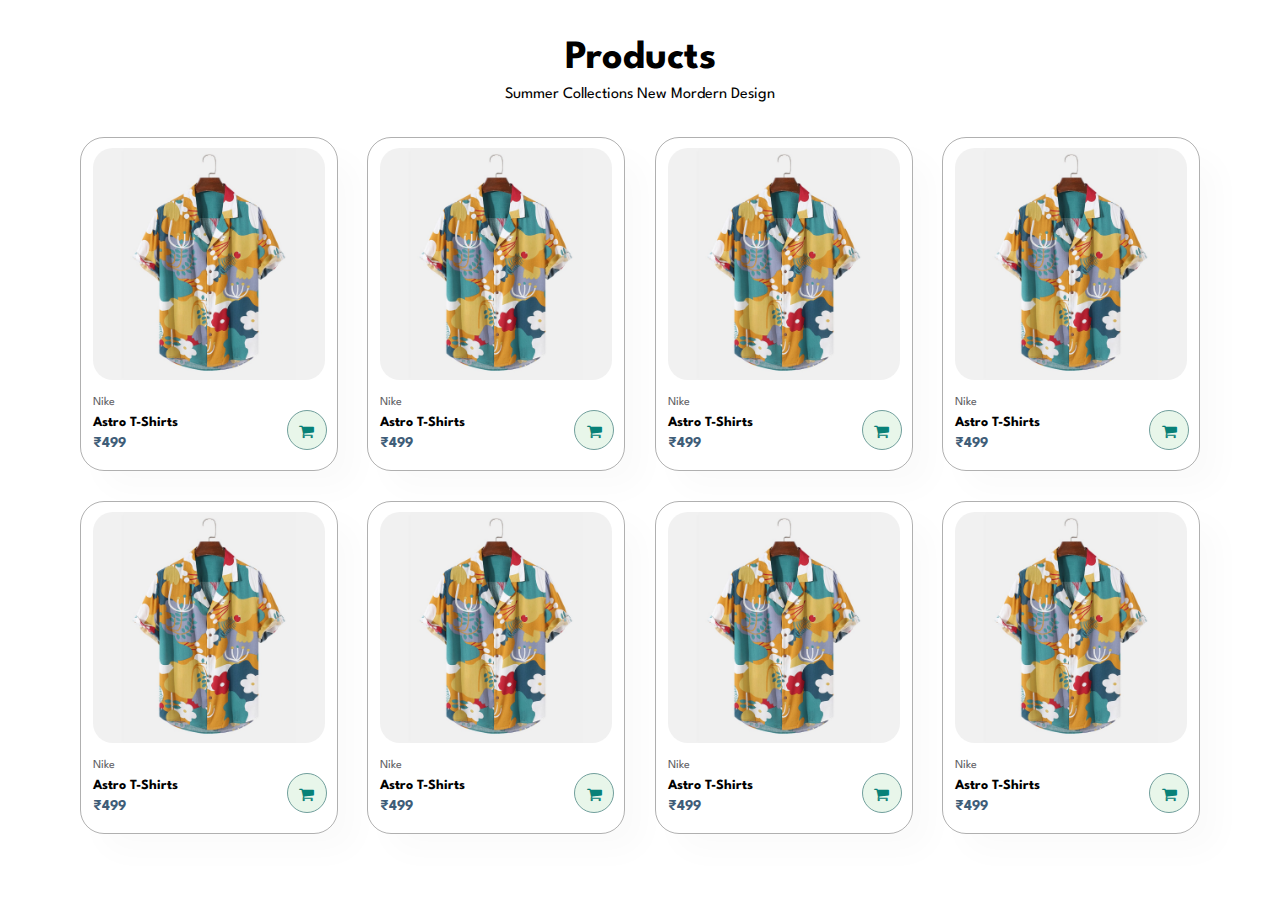
<file: index.html>
<!DOCTYPE html>
<html lang="en">

<head>
    <meta charset="UTF-8">
    <meta name="viewport" content="width=device-width, initial-scale=1.0">
    <title>Shopping Cart</title>
    <link rel="stylesheet" href="https://cdnjs.cloudflare.com/ajax/libs/font-awesome/4.7.0/css/font-awesome.min.css">
    <link rel="stylesheet" href="style.css">
</head>

<body>
    <section id="product">
        <h2>Products</h2>
        <p>Summer Collections New Mordern Design</p>
        <div class="pro-container">
            <div class="pro" onclick="window.location.href='sproduct.html';">
                <img src="assets/f1.jpg" alt="">
                <div class="des">
                    <span>Nike</span>
                    <h5>Astro T-Shirts</h5>
                    <h4 >₹499</h4>
                </div>
                <a href=""><i class="fa fa-shopping-cart cart"></i></a>
            </div>
            <div class="pro" onclick="window.location.href='sproduct.html';">
                <img src="assets/f1.jpg" alt="">
                <div class="des">
                    <span>Nike</span>
                    <h5>Astro T-Shirts</h5>
                    <h4 >₹499</h4>
                </div>
                <a href=""><i class="fa fa-shopping-cart cart"></i></a>
            </div>
            <div class="pro" onclick="window.location.href='sproduct.html';">
                <img src="assets/f1.jpg" alt="">
                <div class="des">
                    <span>Nike</span>
                    <h5>Astro T-Shirts</h5>
                    <h4 >₹499</h4>
                </div>
                <a href=""><i class="fa fa-shopping-cart cart"></i></a>
            </div>
            <div class="pro" onclick="window.location.href='sproduct.html';">
                <img src="assets/f1.jpg" alt="">
                <div class="des">
                    <span>Nike</span>
                    <h5>Astro T-Shirts</h5>
                    <h4 >₹499</h4>
                </div>
                <a href=""><i class="fa fa-shopping-cart cart"></i></a>
            </div>
            <div class="pro" onclick="window.location.href='sproduct.html';">
                <img src="assets/f1.jpg" alt="">
                <div class="des">
                    <span>Nike</span>
                    <h5>Astro T-Shirts</h5>
                    <h4 >₹499</h4>
                </div>
                <a href=""><i class="fa fa-shopping-cart cart"></i></a>
            </div>
            <div class="pro" onclick="window.location.href='sproduct.html';">
                <img src="assets/f1.jpg" alt="">
                <div class="des">
                    <span>Nike</span>
                    <h5>Astro T-Shirts</h5>
                    <h4 >₹499</h4>
                </div>
                <a href=""><i class="fa fa-shopping-cart cart"></i></a>
            </div>
            <div class="pro" onclick="window.location.href='sproduct.html';">
                <img src="assets/f1.jpg" alt="">
                <div class="des">
                    <span>Nike</span>
                    <h5>Astro T-Shirts</h5>
                    <h4 >₹499</h4>
                </div>
                <a href=""><i class="fa fa-shopping-cart cart"></i></a>
            </div>
            <div class="pro" onclick="window.location.href='sproduct.html';">
                <img src="assets/f1.jpg" alt="">
                <div class="des">
                    <span>Nike</span>
                    <h5>Astro T-Shirts</h5>
                    <h4 >₹499</h4>
                </div>
                <a href=""><i class="fa fa-shopping-cart cart"></i></a>
            </div>
        </div>
    </section>

</body>

</html>
</file>
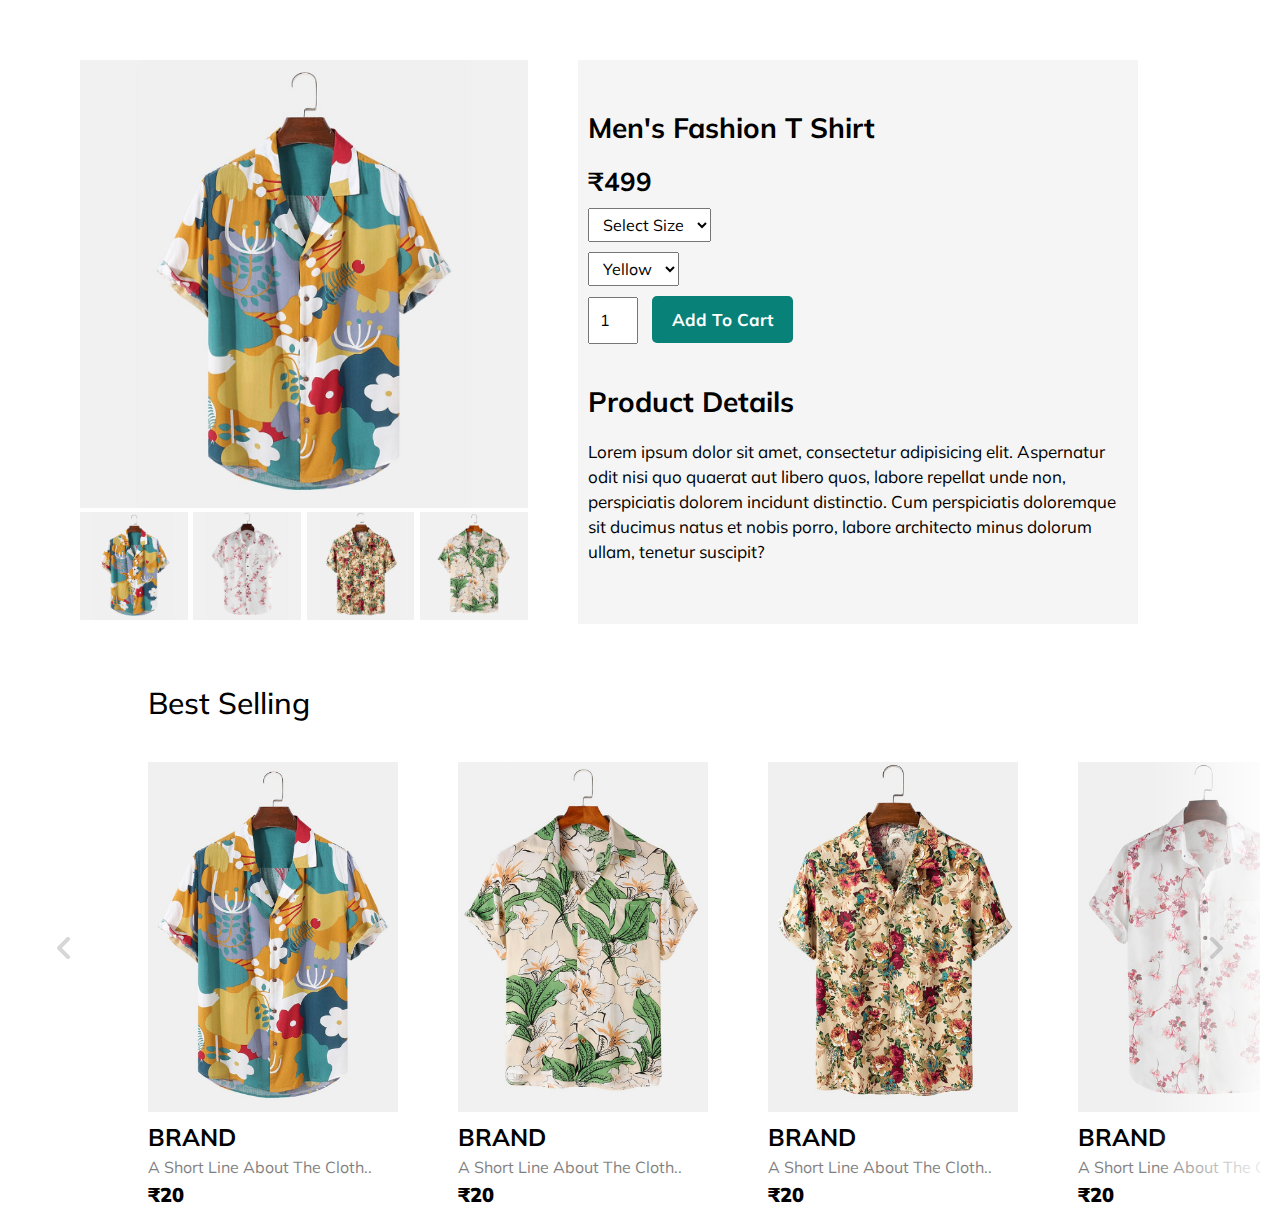
<file: sproduct.html>
<!DOCTYPE html>
<html lang="en">

<head>
    <meta charset="UTF-8">
    <meta name="viewport" content="width=device-width, initial-scale=1.0">
    <title>Document</title>
    <link rel="preconnect" href="https://fonts.gstatic.com">
    <link href="https://fonts.googleapis.com/css2?family=Mulish:wght@300;900&display=swap" rel="stylesheet">
    <link rel="stylesheet" href="https://cdnjs.cloudflare.com/ajax/libs/font-awesome/4.7.0/css/font-awesome.min.css">
    <link rel="stylesheet" href="sproduct.css">
    <link rel="stylesheet" href="style.css">
    <link rel="stylesheet" href="style2.css">
</head>

<body>
    <section id="prodetails">
        <div class="single-pro-image">
            <img src="./assets/f1.jpg" width="100%" id="mainImg" alt="">

            <div class="small-img-group">
                <div class="small-img-col">
                    <img src="./assets/f1.jpg" width="100%" class="small-img" alt="">
                </div>
                <div class="small-img-col">
                    <img src="./assets/f4.jpg" width="100%" class="small-img" alt="">
                </div>
                <div class="small-img-col">
                    <img src="./assets/f3.jpg" width="100%" class="small-img" alt="">
                </div>
                <div class="small-img-col">
                    <img src="./assets/f2.jpg" width="100%" class="small-img" alt="">
                </div>
            </div>

        </div>

        <div class="single-pro-details">
            <h4>Men's Fashion T Shirt</h4>
            <h2>₹499</h2>
            <select>
                <option>Select Size</option>
                <option>Small</option>
                <option>Medium</option>
                <option>Large</option>
                <option>XL</option>
                <option>XLL</option>
            </select>

            <select id="mySelect">
                <option value="yellow">Yellow</option>
                <option value="white">White</option>
                <option value="green">Green</option>
                <option value="brown">Brown</option>
            </select>

            <input type="number" value="1">
            <button class="normal">Add To Cart</button>
            <h4>Product Details</h4>
            <span>
                Lorem ipsum dolor sit amet, consectetur adipisicing elit. Aspernatur odit nisi quo quaerat aut libero
                quos, labore repellat unde non, perspiciatis dolorem incidunt distinctio. Cum perspiciatis doloremque
                sit ducimus natus et nobis porro, labore architecto minus dolorum ullam, tenetur suscipit?
            </span>
        </div>

    </section>

    <!-- <section id="product" >
        <h2>New Arrivals</h2>
        <p>Summer Collections New Mordern Designa</p>
        <div class=" product-container" style="width: 100%;">
            <div class="pro" onclick="window.location.href='sproduct.html';"  >
                
                <img src="assets/f1.jpg" alt="">
                <div class="des">
                    <span>Nike</span>
                    <h5>Astro T-Shirts</h5>
                    <h4 >₹499</h4>
                </div>
                <a href=""><i class="fa fa-shopping-cart cart"></i></a>
            </div>
            <div class="pro" onclick="window.location.href='sproduct.html';" >
                
                <img src="assets/f1.jpg" alt="">
                <div class="des">
                    <span>Nike</span>
                    <h5>Astro T-Shirts</h5>
                    <h4 >₹499</h4>
                </div>
                <a href=""><i class="fa fa-shopping-cart cart"></i></a>
            </div>
            <div class="pro" onclick="window.location.href='sproduct.html';" >
                
                <img src="assets/f1.jpg" alt="">
                <div class="des">
                    <span>Nike</span>
                    <h5>Astro T-Shirts</h5>
                    <h4 >₹499</h4>
                </div>
                <a href=""><i class="fa fa-shopping-cart cart"></i></a>
            </div>
            <div class="pro" onclick="window.location.href='sproduct.html';" >
                
                <img src="assets/f1.jpg" alt="">
                <div class="des">
                    <span>Nike</span>
                    <h5>Astro T-Shirts</h5>
                    <h4 >₹499</h4>
                </div>
                <a href=""><i class="fa fa-shopping-cart cart"></i></a>
            </div>
            <div class="pro" onclick="window.location.href='sproduct.html';" >
                
                <img src="assets/f1.jpg" alt="">
                <div class="des">
                    <span>Nike</span>
                    <h5>Astro T-Shirts</h5>
                    <h4 >₹499</h4>
                </div>
                <a href=""><i class="fa fa-shopping-cart cart"></i></a>
            </div>
            <div class="pro" onclick="window.location.href='sproduct.html';" >
                
                <img src="assets/f1.jpg" alt="">
                <div class="des">
                    <span>Nike</span>
                    <h5>Astro T-Shirts</h5>
                    <h4 >₹499</h4>
                </div>
                <a href=""><i class="fa fa-shopping-cart cart"></i></a>
            </div>
            <div class="pro" onclick="window.location.href='sproduct.html';" >
                
                <img src="assets/f1.jpg" alt="">
                <div class="des">
                    <span>Nike</span>
                    <h5>Astro T-Shirts</h5>
                    <h4 >₹499</h4>
                </div>
                <a href=""><i class="fa fa-shopping-cart cart"></i></a>
            </div>
            <div class="pro" onclick="window.location.href='sproduct.html';" >
                
                <img src="assets/f1.jpg" alt="">
                <div class="des">
                    <span>Nike</span>
                    <h5>Astro T-Shirts</h5>
                    <h4 >₹499</h4>
                </div>
                <a href=""><i class="fa fa-shopping-cart cart"></i></a>
            </div>
        </div>

        <div class=" product-container2" style="width: 100%;">
            <div class="pro" onclick="window.location.href='sproduct.html';" >
                
                <img src="assets/f1.jpg" alt="">
                <div class="des">
                    <span>Nike</span>
                    <h5>Astro T-Shirts</h5>
                    <h4 >₹499</h4>
                </div>
                <a href=""><i class="fa fa-shopping-cart cart"></i></a>
            </div>
            <div class="pro" onclick="window.location.href='sproduct.html';" >
                
                <img src="assets/f1.jpg" alt="">
                <div class="des">
                    <span>Nike</span>
                    <h5>Astro T-Shirts</h5>
                    <h4 >₹499</h4>
                </div>
                <a href=""><i class="fa fa-shopping-cart cart"></i></a>
            </div>
            <div class="pro" onclick="window.location.href='sproduct.html';" >
                
                <img src="assets/f1.jpg" alt="">
                <div class="des">
                    <span>Nike</span>
                    <h5>Astro T-Shirts</h5>
                    <h4 >₹499</h4>
                </div>
                <a href=""><i class="fa fa-shopping-cart cart"></i></a>
            </div>
            <div class="pro" onclick="window.location.href='sproduct.html';" >
                
                <img src="assets/f1.jpg" alt="">
                <div class="des">
                    <span>Nike</span>
                    <h5>Astro T-Shirts</h5>
                    <h4 >₹499</h4>
                </div>
                <a href=""><i class="fa fa-shopping-cart cart"></i></a>
            </div>
            <div class="pro" onclick="window.location.href='sproduct.html';" >
                
                <img src="assets/f1.jpg" alt="">
                <div class="des">
                    <span>Nike</span>
                    <h5>Astro T-Shirts</h5>
                    <h4 >₹499</h4>
                </div>
                <a href=""><i class="fa fa-shopping-cart cart"></i></a>
            </div>
            <div class="pro" onclick="window.location.href='sproduct.html';" >
                
                <img src="assets/f1.jpg" alt="">
                <div class="des">
                    <span>Nike</span>
                    <h5>Astro T-Shirts</h5>
                    <h4 >₹499</h4>
                </div>
                <a href=""><i class="fa fa-shopping-cart cart"></i></a>
            </div>
            <div class="pro" onclick="window.location.href='sproduct.html';" >
                
                <img src="assets/f1.jpg" alt="">
                <div class="des">
                    <span>Nike</span>
                    <h5>Astro T-Shirts</h5>
                    <h4 >₹499</h4>
                </div>
                <a href=""><i class="fa fa-shopping-cart cart"></i></a>
            </div>
            <div class="pro" onclick="window.location.href='sproduct.html';" >
                
                <img src="assets/f1.jpg" alt="">
                <div class="des">
                    <span>Nike</span>
                    <h5>Astro T-Shirts</h5>
                    <h4 >₹499</h4>
                </div>
                <a href=""><i class="fa fa-shopping-cart cart"></i></a>
            </div>
        </div>

    </section> -->

    <section class="product"> 
        <h2 class="product-category">best selling</h2>
        <button class="pre-btn"><img src="/assets/arrow.png" alt=""></button>
        <button class="nxt-btn"><img src="/assets/arrow.png" alt=""></button>
        <div class="product-container">
            <div class="product-card">
                <div class="product-image">
                    
                    <img src="assets/f1.jpg" class="product-thumb" alt="">
                    
                </div>
                <div class="product-info">
                    <h2 class="product-brand">brand</h2>
                    <p class="product-short-description">a short line about the cloth..</p>
                    <span class="price">₹20</span>
                </div>
            </div>
            <div class="product-card">
                <div class="product-image">
                    
                    <img src="assets/f2.jpg" class="product-thumb" alt="">
                    
                </div>
                <div class="product-info">
                    <h2 class="product-brand">brand</h2>
                    <p class="product-short-description">a short line about the cloth..</p>
                    <span class="price">₹20</span>
                </div>
            </div>
            <div class="product-card">
                <div class="product-image">
                    
                    <img src="assets/f3.jpg" class="product-thumb" alt="">
                    
                </div>
                <div class="product-info">
                    <h2 class="product-brand">brand</h2>
                    <p class="product-short-description">a short line about the cloth..</p>
                    <span class="price">₹20</span>
                </div>
            </div>
            <div class="product-card">
                <div class="product-image">
                    
                    <img src="assets/f4.jpg" class="product-thumb" alt="">
                    
                </div>
                <div class="product-info">
                    <h2 class="product-brand">brand</h2>
                    <p class="product-short-description">a short line about the cloth..</p>
                    <span class="price">₹20</span>
                </div>
            </div>
            <div class="product-card">
                <div class="product-image">
                    
                    <img src="assets/f1.jpg" class="product-thumb" alt="">
                    
                </div>
                <div class="product-info">
                    <h2 class="product-brand">brand</h2>
                    <p class="product-short-description">a short line about the cloth..</p>
                    <span class="price">₹20</span>
                </div>
            </div>
            <div class="product-card">
                <div class="product-image">
                    
                    <img src="assets/f2.jpg" class="product-thumb" alt="">
                    
                </div>
                <div class="product-info">
                    <h2 class="product-brand">brand</h2>
                    <p class="product-short-description">a short line about the cloth..</p>
                    <span class="price">₹20</span>
                </div>
            </div>
            <div class="product-card">
                <div class="product-image">
                    
                    <img src="assets/f3.jpg" class="product-thumb" alt="">
                    
                </div>
                <div class="product-info">
                    <h2 class="product-brand">brand</h2>
                    <p class="product-short-description">a short line about the cloth..</p>
                    <span class="price">₹20</span>
                </div>
            </div>
            <div class="product-card">
                <div class="product-image">
                    
                    <img src="assets/f4.jpg" class="product-thumb" alt="">
                    
                </div>
                <div class="product-info">
                    <h2 class="product-brand">brand</h2>
                    <p class="product-short-description">a short line about the cloth..</p>
                    <span class="price">₹20</span>
                </div>
            </div>
            <div class="product-card">
                <div class="product-image">
                    
                    <img src="assets/f1.jpg" class="product-thumb" alt="">
                    
                </div>
                <div class="product-info">
                    <h2 class="product-brand">brand</h2>
                    <p class="product-short-description">a short line about the cloth..</p>
                    <span class="price">₹20</span>
                </div>
            </div>
            <div class="product-card">
                <div class="product-image">
                    
                    <img src="assets/f2.jpg" class="product-thumb" alt="">
                    
                </div>
                <div class="product-info">
                    <h2 class="product-brand">brand</h2>
                    <p class="product-short-description">a short line about the cloth..</p>
                    <span class="price">₹20</span>
                </div>
            </div>
            
            
        </div>
    </section>


    <script>
        let mainImg = document.getElementById("mainImg");

        let smallImg = document.getElementsByClassName("small-img");

        var selectElement = document.getElementById("mySelect");

        smallImg[0].onclick = () => {
            mainImg.src = smallImg[0].src;
        }

        smallImg[1].onclick = () => {
            mainImg.src = smallImg[1].src;
        }

        smallImg[2].onclick = () => {
            mainImg.src = smallImg[2].src;
        }

        smallImg[3].onclick = () => {
            mainImg.src = smallImg[3].src;
        }

        selectElement.addEventListener('change', function () {
            const selectedOption = selectElement.value;

            if (selectedOption === 'yellow') {
                mainImg.src = "./assets/f1.jpg"
            }
            if (selectedOption === 'white') {
                mainImg.src = "./assets/f4.jpg"
            }
            if (selectedOption === 'green') {
                mainImg.src = "./assets/f2.jpg"
            }
            if (selectedOption === 'brown') {
                mainImg.src = "./assets/f3.jpg"
            }
        });
    </script>

    <script src="script.js"></script>

</body>

</html>
</file>
<file: style.css>
@import url('https://fonts.googleapis.com/css2?family=League+Spartan:wght@400;500;600;700;800;900&display=swap');

*{
    margin: 0;
    padding: 0;
    box-sizing: border-box;
    font-family: 'League Spartan', sans-serif;
}

#product{
    padding: 40px 80px;
    text-align: center;
}

#product h2{
    font-size: 2.5rem;
}

#product p{
    padding-top: 10px;
}

.pro-container{
    display: flex;
    justify-content: space-between;
    padding-top: 20px;
    flex-wrap: wrap;
}

#product .pro{
    width: 23%;
    min-width: 250px;
    padding: 10px 12px;
    border: 0.1px solid rgba(0, 0, 0, 0.311);
    border-radius: 24px;
    cursor: pointer;
    box-shadow: 20px 20px 30px rgba(0, 0, 0, 0.02);
    margin: 15px 0;
    transition: 0.2s ease;
    position: relative;
}

#product .pro:hover{
    box-shadow: 20px 20px 30px rgba(0, 0, 0, 0.06);
}

#product .pro img{
    width: 100%;
    border-radius: 20px;
}

#product .pro .des{
    text-align: start;
    padding: 10px 0;
}

#product .pro .des span{
    color: #606063;
    font-size: 12px;
}

#product .pro .des h5{
    padding-top: 7px;
    font-size: 14px;
}

#product .pro .des h4{
    padding-top: 7px;
    font-size: 15px;
    font-weight: 700;
    color: rgb(63, 93, 120);
}

.cart{
    width: 40px;
    height: 40px;
    line-height: 40px;
    border-radius: 50px;
    background-color: #e8f6ea;
    font-weight: 500;
    color: #088178;
    border: 1px solid #719f9c;
    position: absolute;
    bottom: 20px;
    right: 10px;
}

#prodetails .single-pro-image{
    width: 40%;
    margin-right: 50px;
}
</file>
<file: sproduct.css>
@import url('https://fonts.googleapis.com/css2?family=League+Spartan:wght@400;500;600;700;800;900&display=swap');

* {
    margin: 0;
    padding: 0;
    box-sizing: border-box;
    font-family: 'League Spartan', sans-serif;
}

#prodetails {
    display: flex;
    margin-top: 20px;
    padding: 40px 80px;
}

#prodetails .single-pro-image {
    width: 35%;
    margin-right: 50px;
}

.small-img-group {
    display: flex;
    justify-content: space-between;
}

.small-img-col {
    flex-basis: 24%;
    cursor: pointer;
}

.single-pro-details h4 {
    font-size: 28px;
}

#prodetails .single-pro-details {
    width: 50%;
    /* padding-top: 30px; */
    background-color: whitesmoke;
    padding: 10px;
}

#prodetails .single-pro-details h4 {
    padding: 40px 0 20px 0;
}

#prodetails .single-pro-details h2 {
    font-size: 26px;
}

#prodetails .single-pro-details select {
    display: block;
    padding: 5px 10px;
    margin-bottom: 10px;
    margin-top: 10px;
    font-size: 16px;
}

#prodetails .single-pro-details option:hover {
    background-color: #088179c2;
    color: white;
}

#prodetails .single-pro-details input {
    width: 50px;
    height: 47px;
    padding-left: 10px;
    font-size: 16px;
    margin-right: 10px;
    /* margin-left: 20px; */
}

#prodetails .single-pro-details input:focus {
    outline: none;
}

#prodetails .single-pro-details span {
    line-height: 25px;
    font-size: 17px;
}

.normal {
    /* width: 50px; */
    height: 47px;
    padding: 0 20px;
    background-color: #088178;
    color: #fff;
    border: none;
    font-weight: bold;
    font-size: 17px;
    border-radius: 5px;
    transition: 0.2s ease-in-out;
}

.normal:hover {
    background-color: #fff;
    color: #088178;
    border: 0.1px solid #088178;
}

/* .pro-container{
    background-color: red;
    flex-wrap: nowrap;
} */


.product-container {
    display: flex;
    padding-top: 20px;
    overflow: hidden;
    gap: 20px;
}

.product-container2{
    display: none;
}


.pro {
    animation: scroll 15s linear infinite;
}

@keyframes scroll {
    0% {
        transform: translateX(0);
    }

    100% {
        transform: translateX(-100%);
    }
}



@media screen and (max-width: 786px) {
    #prodetails {
        flex-direction: column;
        align-items: center;
    }



    #prodetails .single-pro-image {
        width: 80%;
        margin-right: 50px;
    }

    .product-container{
        width: 100%;
    }

    #prodetails .single-pro-details {
        width: 100%;
        margin-right: 0;
        /* margin-left: 50px; */
    }

    #prodetails .single-pro-details select {
        margin-top: 20px;
    }

}

@media screen and (max-width:425px) {
    #prodetails {
        padding: 20px;
    }

    #prodetails .single-pro-details h4 {
        padding: 10px 0 14px 0;
    }

    #prodetails .single-pro-details h2 {
        font-size: 23px;
    }

    .product-container{
        display: none;
    }

    .product-container2{
        display: flex;
        flex-direction: column;
        align-items: center;
    }
    
    .pro{
        animation: none;
    }

    
}

@media screen and (max-width:353px) {


    .normal {
        margin-top: 10px;
    }
}
</file>
<file: style2.css>
/* HEADER */

* {
    margin: 0;
    padding: 0;
    font-family: "Mulish", sans-serif;
  }
  
  
  /* PRODUCTS */
  .product {
    position: relative;
    overflow: hidden;
    padding: 20px;
  }
  
  .product-category {
    padding: 0 10vw;
    font-size: 30px;
    font-weight: 500;
    margin-bottom: 40px;
    text-transform: capitalize;
  }
  
  .product-container {
    padding: 0 10vw;
    display: flex;
    overflow-x: auto;
    scroll-behavior: smooth;
  }
  
  .product-container::-webkit-scrollbar {
    display: none;
  }
  
  .product-card {
    flex: 0 0 auto;
    width: 250px;
    height: 450px;
    margin-right: 40px;
  }
  
  .product-image {
    position: relative;
    width: 100%;
    height: 350px;
    overflow: hidden;
  }
  
  .product-thumb {
    width: 100%;
    height: 100%;
    object-fit: cover;
  }
  
  .discount-tag {
    position: absolute;
    background: #fff;
    padding: 5px;
    border-radius: 5px;
    color: #ff7d7d;
    right: 10px;
    top: 10px;
    text-transform: capitalize;
  }
  
  .card-btn {
    position: absolute;
    bottom: 10px;
    left: 50%;
    transform: translateX(-50%);
    padding: 10px;
    width: 90%;
    text-transform: capitalize;
    border: none;
    outline: none;
    background: #fff;
    border-radius: 5px;
    transition: 0.5s;
    cursor: pointer;
    opacity: 0;
  }
  
  .product-card:hover .card-btn {
    opacity: 1;
  }
  
  .card-btn:hover {
    background: #ff7d7d;
    color: #fff;
  }
  
  .product-info {
    width: 100%;
    height: 100px;
    padding-top: 10px;
  }
  
  .product-brand {
    text-transform: uppercase;
  }
  
  .product-short-description {
    width: 100%;
    height: 20px;
    line-height: 20px;
    overflow: hidden;
    opacity: 0.5;
    text-transform: capitalize;
    margin: 5px 0;
  }
  
  .price {
    font-weight: 900;
    font-size: 20px;
  }
  
  .actual-price {
    margin-left: 20px;
    opacity: 0.5;
    text-decoration: line-through;
  }
  
  .pre-btn,
  .nxt-btn {
    border: none;
    width: 10vw;
    height: 100%;
    position: absolute;
    top: 0;
    display: flex;
    justify-content: center;
    align-items: center;
    background: linear-gradient(90deg, rgba(255, 255, 255, 0) 0%, #fff 100%);
    cursor: pointer;
    z-index: 8;
  }
  
  .pre-btn {
    left: 0;
    transform: rotate(180deg);
  }
  
  .nxt-btn {
    right: 0;
  }
  
  .pre-btn img,
  .nxt-btn img {
    opacity: 0.2;
  }
  
  .pre-btn:hover img,
  .nxt-btn:hover img {
    opacity: 1;
      background-color: white;
  }
  
  .collection-container {
    width: 100%;
    display: grid;
    grid-template-columns: repeat(2, 1fr);
    grid-gap: 10px;
  }
  
  .collection {
    position: relative;
  }
  
  .collection img {
    width: 100%;
    height: 100%;
    object-fit: cover;
  }
  
  .collection p {
    position: absolute;
    top: 50%;
    left: 50%;
    transform: translate(-50%, -50%);
    text-align: center;
    color: #fff;
    font-size: 50px;
    text-transform: capitalize;
  }
  
  .collection:nth-child(3) {
    grid-column: span 2;
    margin-bottom: 10px;
  }
</file>
